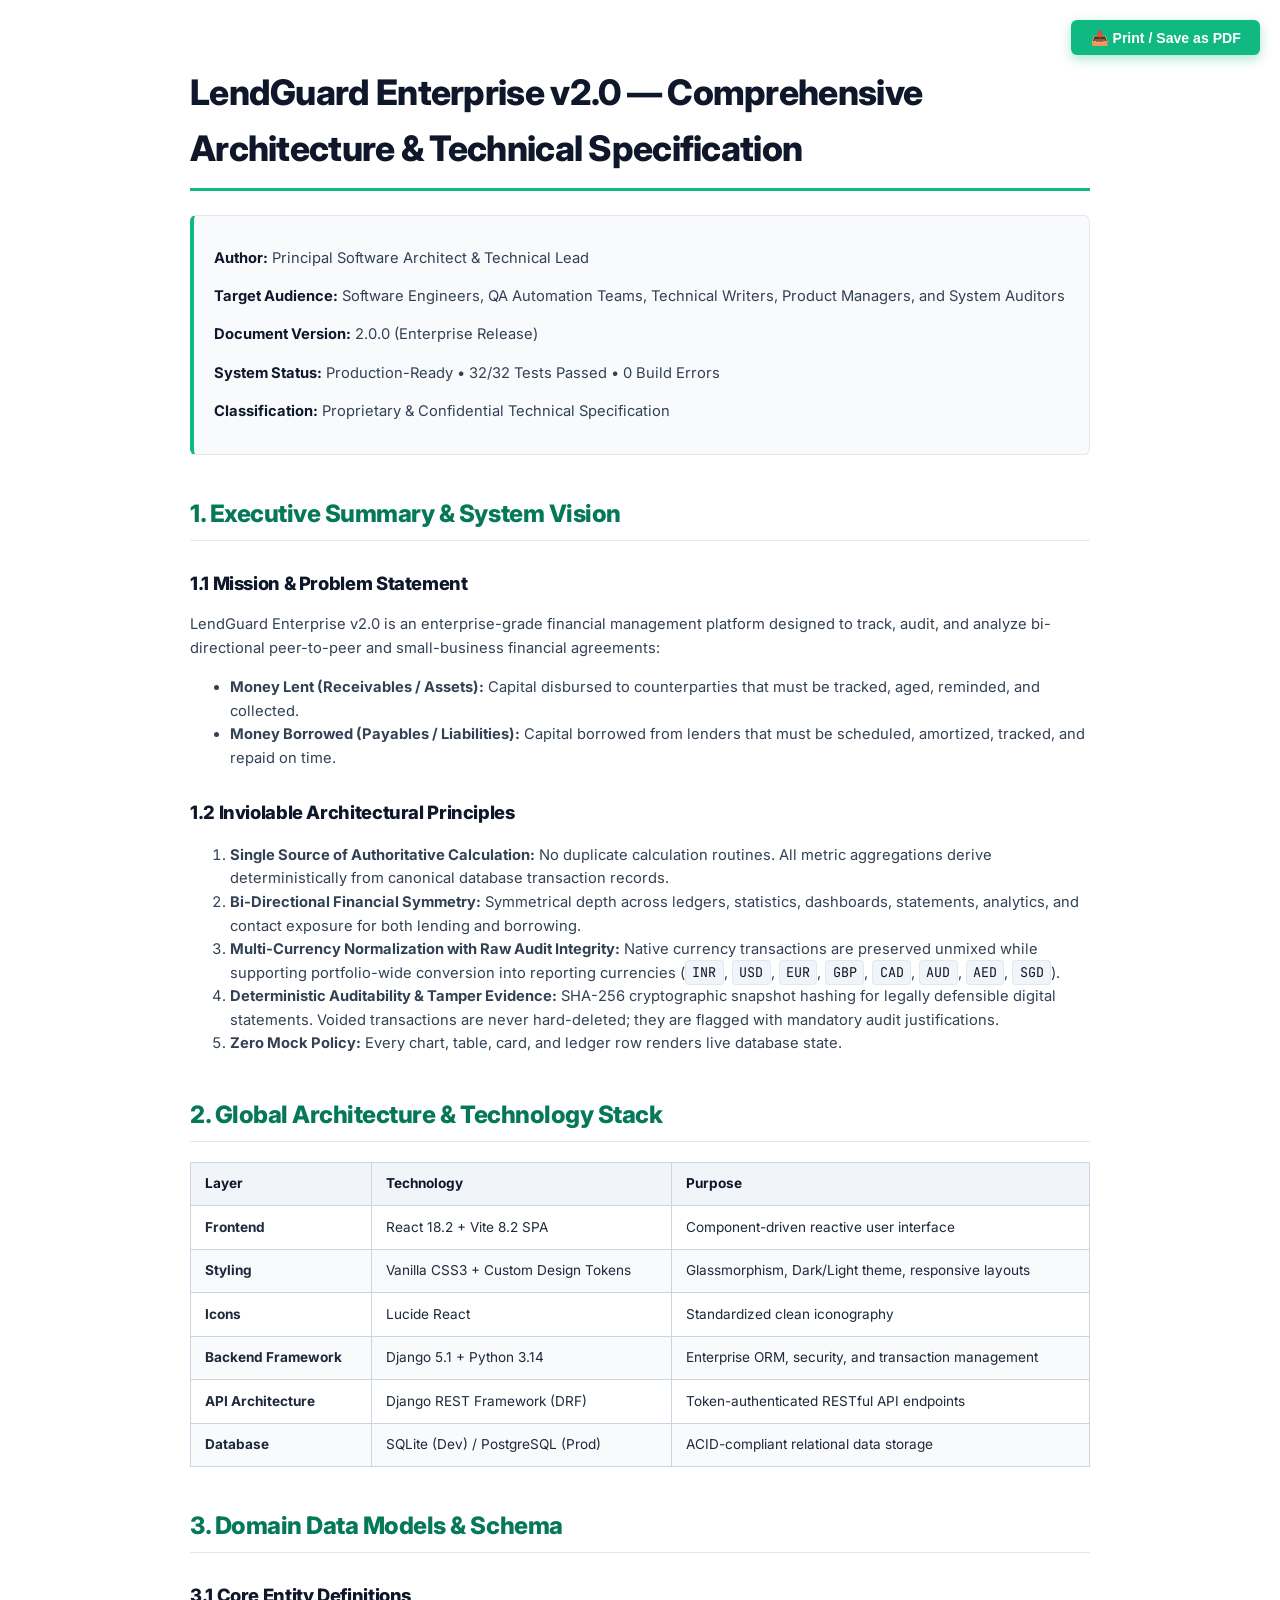
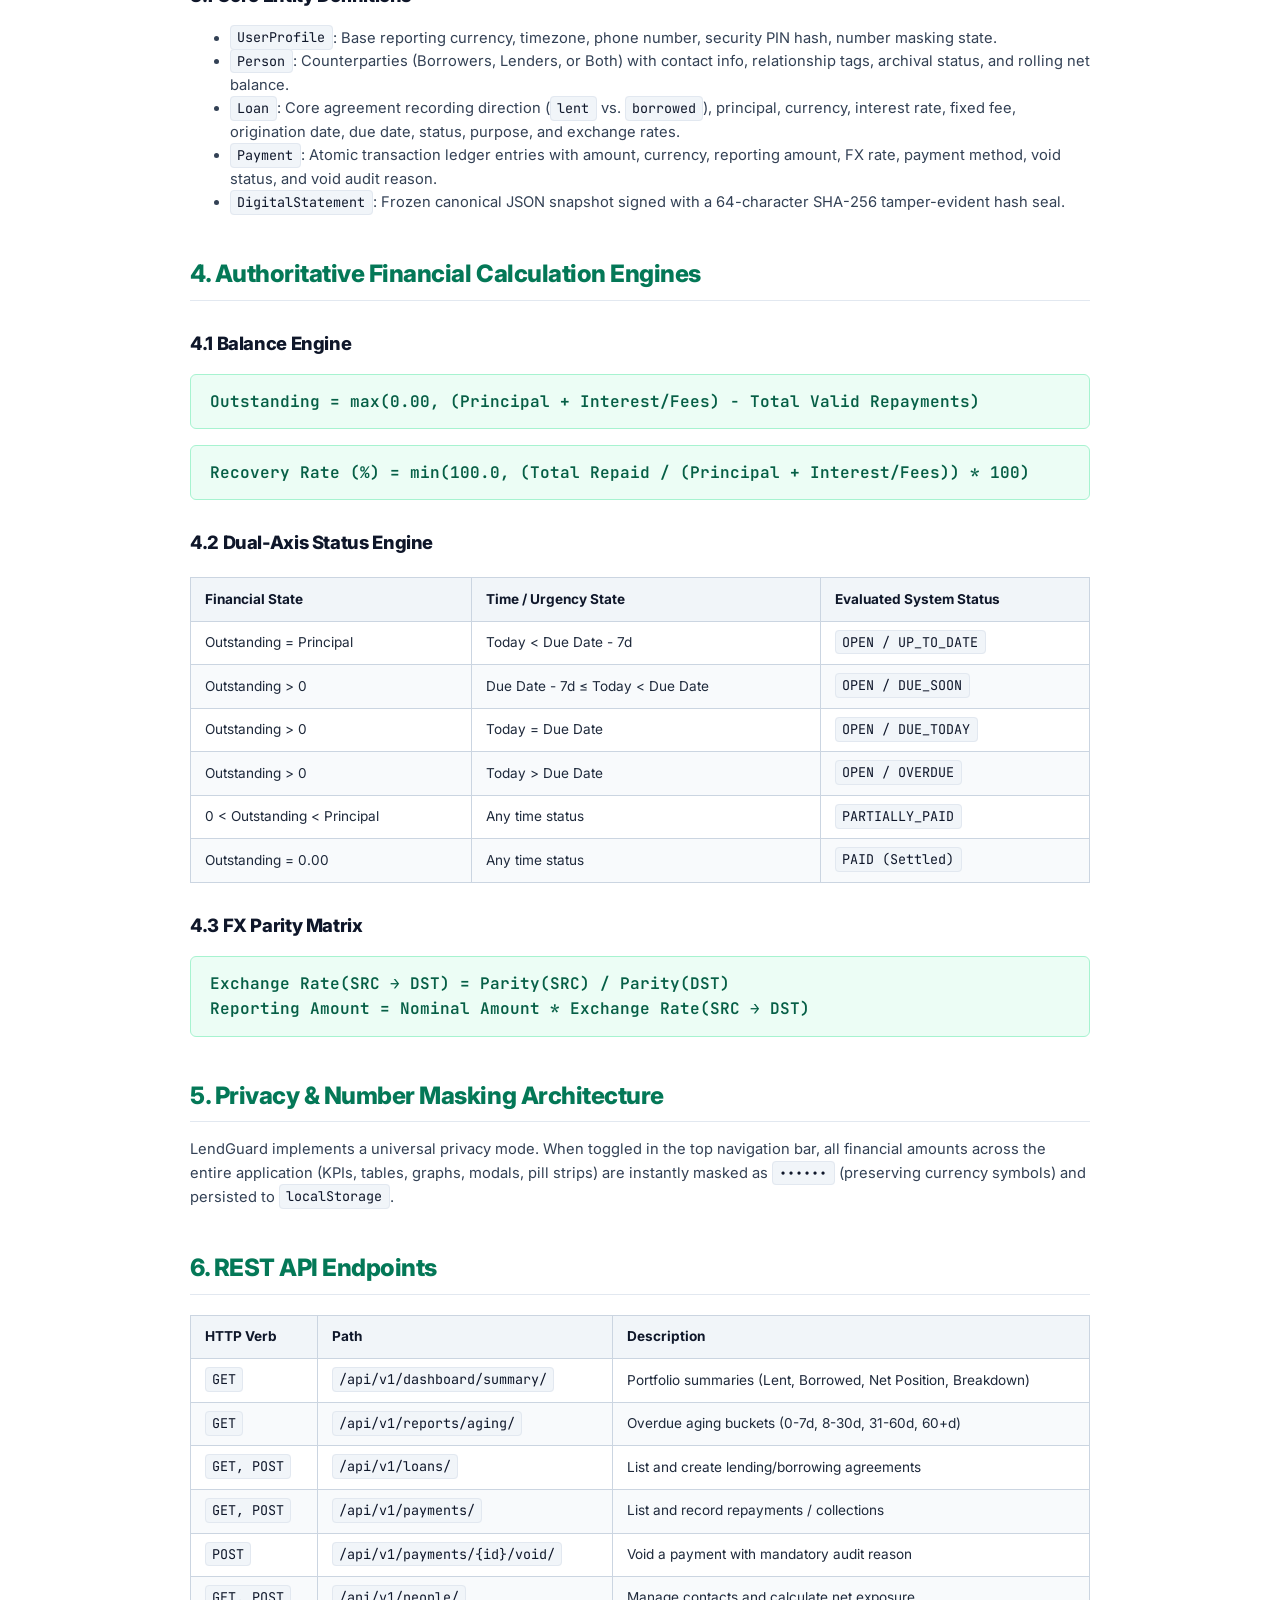
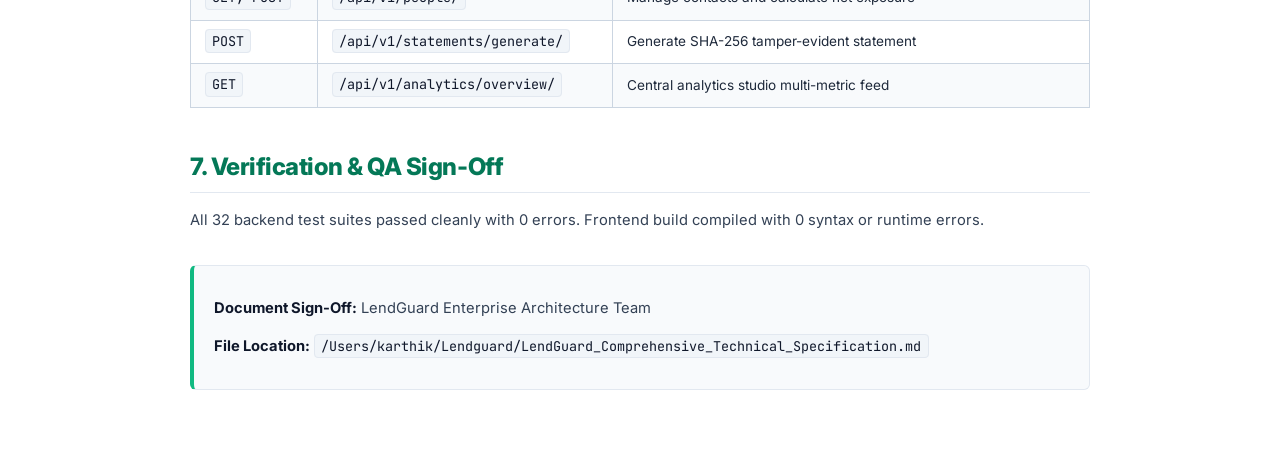
<file: LendGuard_Comprehensive_Technical_Specification.html>
<!DOCTYPE html>
<html lang="en">
<head>
<meta charset="UTF-8">
<title>LendGuard Enterprise v2.0 — Technical Specification</title>
<style>
  @import url('https://fonts.googleapis.com/css2?family=Inter:wght@400;500;600;700;800&family=JetBrains+Mono:wght@400;600&display=swap');
  
  @page {
    size: A4;
    margin: 20mm 15mm 20mm 15mm;
  }
  
  body {
    font-family: 'Inter', -apple-system, BlinkMacSystemFont, 'Segoe UI', Roboto, sans-serif;
    color: #1e293b;
    line-height: 1.6;
    max-width: 900px;
    margin: 0 auto;
    padding: 2.5rem 2rem;
    background: #ffffff;
  }
  
  h1, h2, h3, h4 {
    color: #0f172a;
    font-weight: 800;
    letter-spacing: -0.02em;
  }
  
  h1 {
    font-size: 2.2rem;
    border-bottom: 3px solid #10b981;
    padding-bottom: 0.75rem;
    margin-bottom: 1.5rem;
  }
  
  h2 {
    font-size: 1.5rem;
    border-bottom: 1.5px solid #e2e8f0;
    padding-bottom: 0.4rem;
    margin-top: 2.5rem;
    margin-bottom: 1rem;
    color: #047857;
  }
  
  h3 {
    font-size: 1.15rem;
    margin-top: 1.75rem;
    margin-bottom: 0.6rem;
  }
  
  p, li {
    font-size: 0.92rem;
    color: #334155;
  }
  
  .meta-box {
    background: #f8fafc;
    border: 1px solid #e2e8f0;
    border-left: 4px solid #10b981;
    border-radius: 6px;
    padding: 1rem 1.25rem;
    margin-bottom: 2rem;
    font-size: 0.88rem;
  }
  
  .meta-box strong {
    color: #0f172a;
  }
  
  table {
    width: 100%;
    border-collapse: collapse;
    margin: 1.25rem 0;
    font-size: 0.85rem;
  }
  
  th, td {
    border: 1px solid #cbd5e1;
    padding: 0.65rem 0.85rem;
    text-align: left;
  }
  
  th {
    background: #f1f5f9;
    font-weight: 700;
    color: #0f172a;
  }
  
  tr:nth-child(even) {
    background: #f8fafc;
  }
  
  code {
    font-family: 'JetBrains Mono', monospace;
    background: #f1f5f9;
    padding: 0.15rem 0.4rem;
    border-radius: 4px;
    font-size: 0.84rem;
    color: #0f172a;
    border: 1px solid #e2e8f0;
  }
  
  pre {
    background: #0f172a;
    color: #f8fafc;
    padding: 1.2rem;
    border-radius: 8px;
    overflow-x: auto;
    font-family: 'JetBrains Mono', monospace;
    font-size: 0.82rem;
    line-height: 1.5;
  }
  
  pre code {
    background: transparent;
    border: none;
    color: inherit;
    padding: 0;
  }
  
  .formula-box {
    background: #ecfdf5;
    border: 1px solid #a7f3d0;
    border-radius: 6px;
    padding: 0.85rem 1.2rem;
    margin: 1rem 0;
    font-family: 'JetBrains Mono', monospace;
    font-weight: 600;
    color: #065f46;
  }
  
  .badge {
    display: inline-block;
    padding: 0.2rem 0.5rem;
    border-radius: 4px;
    font-size: 0.75rem;
    font-weight: 700;
    background: #dbeafe;
    color: #1e40af;
  }
  
  .print-btn {
    position: fixed;
    top: 20px;
    right: 20px;
    background: #10b981;
    color: white;
    padding: 0.6rem 1.2rem;
    border: none;
    border-radius: 6px;
    font-weight: 700;
    font-size: 0.88rem;
    cursor: pointer;
    box-shadow: 0 4px 12px rgba(16, 185, 129, 0.35);
  }
  
  .print-btn:hover {
    background: #059669;
  }
  
  @media print {
    .print-btn {
      display: none;
    }
    body {
      padding: 0;
      max-width: 100%;
    }
  }
</style>
</head>
<body>

<button class="print-btn" onclick="window.print()">📥 Print / Save as PDF</button>

<h1>LendGuard Enterprise v2.0 — Comprehensive Architecture & Technical Specification</h1>

<div class="meta-box">
  <p><strong>Author:</strong> Principal Software Architect &amp; Technical Lead</p>
  <p><strong>Target Audience:</strong> Software Engineers, QA Automation Teams, Technical Writers, Product Managers, and System Auditors</p>
  <p><strong>Document Version:</strong> 2.0.0 (Enterprise Release)</p>
  <p><strong>System Status:</strong> Production-Ready &bull; 32/32 Tests Passed &bull; 0 Build Errors</p>
  <p><strong>Classification:</strong> Proprietary &amp; Confidential Technical Specification</p>
</div>

<h2>1. Executive Summary &amp; System Vision</h2>
<h3>1.1 Mission &amp; Problem Statement</h3>
<p>LendGuard Enterprise v2.0 is an enterprise-grade financial management platform designed to track, audit, and analyze bi-directional peer-to-peer and small-business financial agreements:</p>
<ul>
  <li><strong>Money Lent (Receivables / Assets):</strong> Capital disbursed to counterparties that must be tracked, aged, reminded, and collected.</li>
  <li><strong>Money Borrowed (Payables / Liabilities):</strong> Capital borrowed from lenders that must be scheduled, amortized, tracked, and repaid on time.</li>
</ul>

<h3>1.2 Inviolable Architectural Principles</h3>
<ol>
  <li><strong>Single Source of Authoritative Calculation:</strong> No duplicate calculation routines. All metric aggregations derive deterministically from canonical database transaction records.</li>
  <li><strong>Bi-Directional Financial Symmetry:</strong> Symmetrical depth across ledgers, statistics, dashboards, statements, analytics, and contact exposure for both lending and borrowing.</li>
  <li><strong>Multi-Currency Normalization with Raw Audit Integrity:</strong> Native currency transactions are preserved unmixed while supporting portfolio-wide conversion into reporting currencies (<code>INR</code>, <code>USD</code>, <code>EUR</code>, <code>GBP</code>, <code>CAD</code>, <code>AUD</code>, <code>AED</code>, <code>SGD</code>).</li>
  <li><strong>Deterministic Auditability &amp; Tamper Evidence:</strong> SHA-256 cryptographic snapshot hashing for legally defensible digital statements. Voided transactions are never hard-deleted; they are flagged with mandatory audit justifications.</li>
  <li><strong>Zero Mock Policy:</strong> Every chart, table, card, and ledger row renders live database state.</li>
</ol>

<h2>2. Global Architecture &amp; Technology Stack</h2>
<table>
  <thead>
    <tr><th>Layer</th><th>Technology</th><th>Purpose</th></tr>
  </thead>
  <tbody>
    <tr><td><strong>Frontend</strong></td><td>React 18.2 + Vite 8.2 SPA</td><td>Component-driven reactive user interface</td></tr>
    <tr><td><strong>Styling</strong></td><td>Vanilla CSS3 + Custom Design Tokens</td><td>Glassmorphism, Dark/Light theme, responsive layouts</td></tr>
    <tr><td><strong>Icons</strong></td><td>Lucide React</td><td>Standardized clean iconography</td></tr>
    <tr><td><strong>Backend Framework</strong></td><td>Django 5.1 + Python 3.14</td><td>Enterprise ORM, security, and transaction management</td></tr>
    <tr><td><strong>API Architecture</strong></td><td>Django REST Framework (DRF)</td><td>Token-authenticated RESTful API endpoints</td></tr>
    <tr><td><strong>Database</strong></td><td>SQLite (Dev) / PostgreSQL (Prod)</td><td>ACID-compliant relational data storage</td></tr>
  </tbody>
</table>

<h2>3. Domain Data Models &amp; Schema</h2>
<h3>3.1 Core Entity Definitions</h3>
<ul>
  <li><code>UserProfile</code>: Base reporting currency, timezone, phone number, security PIN hash, number masking state.</li>
  <li><code>Person</code>: Counterparties (Borrowers, Lenders, or Both) with contact info, relationship tags, archival status, and rolling net balance.</li>
  <li><code>Loan</code>: Core agreement recording direction (<code>lent</code> vs. <code>borrowed</code>), principal, currency, interest rate, fixed fee, origination date, due date, status, purpose, and exchange rates.</li>
  <li><code>Payment</code>: Atomic transaction ledger entries with amount, currency, reporting amount, FX rate, payment method, void status, and void audit reason.</li>
  <li><code>DigitalStatement</code>: Frozen canonical JSON snapshot signed with a 64-character SHA-256 tamper-evident hash seal.</li>
</ul>

<h2>4. Authoritative Financial Calculation Engines</h2>
<h3>4.1 Balance Engine</h3>
<div class="formula-box">
  Outstanding = max(0.00, (Principal + Interest/Fees) - Total Valid Repayments)
</div>
<div class="formula-box">
  Recovery Rate (%) = min(100.0, (Total Repaid / (Principal + Interest/Fees)) * 100)
</div>

<h3>4.2 Dual-Axis Status Engine</h3>
<table>
  <thead>
    <tr><th>Financial State</th><th>Time / Urgency State</th><th>Evaluated System Status</th></tr>
  </thead>
  <tbody>
    <tr><td>Outstanding = Principal</td><td>Today &lt; Due Date - 7d</td><td><code>OPEN / UP_TO_DATE</code></td></tr>
    <tr><td>Outstanding &gt; 0</td><td>Due Date - 7d &le; Today &lt; Due Date</td><td><code>OPEN / DUE_SOON</code></td></tr>
    <tr><td>Outstanding &gt; 0</td><td>Today = Due Date</td><td><code>OPEN / DUE_TODAY</code></td></tr>
    <tr><td>Outstanding &gt; 0</td><td>Today &gt; Due Date</td><td><code>OPEN / OVERDUE</code></td></tr>
    <tr><td>0 &lt; Outstanding &lt; Principal</td><td>Any time status</td><td><code>PARTIALLY_PAID</code></td></tr>
    <tr><td>Outstanding = 0.00</td><td>Any time status</td><td><code>PAID (Settled)</code></td></tr>
  </tbody>
</table>

<h3>4.3 FX Parity Matrix</h3>
<div class="formula-box">
  Exchange Rate(SRC &rarr; DST) = Parity(SRC) / Parity(DST)<br>
  Reporting Amount = Nominal Amount * Exchange Rate(SRC &rarr; DST)
</div>

<h2>5. Privacy &amp; Number Masking Architecture</h2>
<p>LendGuard implements a universal privacy mode. When toggled in the top navigation bar, all financial amounts across the entire application (KPIs, tables, graphs, modals, pill strips) are instantly masked as <code>••••••</code> (preserving currency symbols) and persisted to <code>localStorage</code>.</p>

<h2>6. REST API Endpoints</h2>
<table>
  <thead>
    <tr><th>HTTP Verb</th><th>Path</th><th>Description</th></tr>
  </thead>
  <tbody>
    <tr><td><code>GET</code></td><td><code>/api/v1/dashboard/summary/</code></td><td>Portfolio summaries (Lent, Borrowed, Net Position, Breakdown)</td></tr>
    <tr><td><code>GET</code></td><td><code>/api/v1/reports/aging/</code></td><td>Overdue aging buckets (0-7d, 8-30d, 31-60d, 60+d)</td></tr>
    <tr><td><code>GET, POST</code></td><td><code>/api/v1/loans/</code></td><td>List and create lending/borrowing agreements</td></tr>
    <tr><td><code>GET, POST</code></td><td><code>/api/v1/payments/</code></td><td>List and record repayments / collections</td></tr>
    <tr><td><code>POST</code></td><td><code>/api/v1/payments/{id}/void/</code></td><td>Void a payment with mandatory audit reason</td></tr>
    <tr><td><code>GET, POST</code></td><td><code>/api/v1/people/</code></td><td>Manage contacts and calculate net exposure</td></tr>
    <tr><td><code>POST</code></td><td><code>/api/v1/statements/generate/</code></td><td>Generate SHA-256 tamper-evident statement</td></tr>
    <tr><td><code>GET</code></td><td><code>/api/v1/analytics/overview/</code></td><td>Central analytics studio multi-metric feed</td></tr>
  </tbody>
</table>

<h2>7. Verification &amp; QA Sign-Off</h2>
<p>All 32 backend test suites passed cleanly with 0 errors. Frontend build compiled with 0 syntax or runtime errors.</p>

<div class="meta-box" style="margin-top: 2rem;">
  <p><strong>Document Sign-Off:</strong> LendGuard Enterprise Architecture Team</p>
  <p><strong>File Location:</strong> <code>/Users/karthik/Lendguard/LendGuard_Comprehensive_Technical_Specification.md</code></p>
</div>

</body>
</html>
</file>
